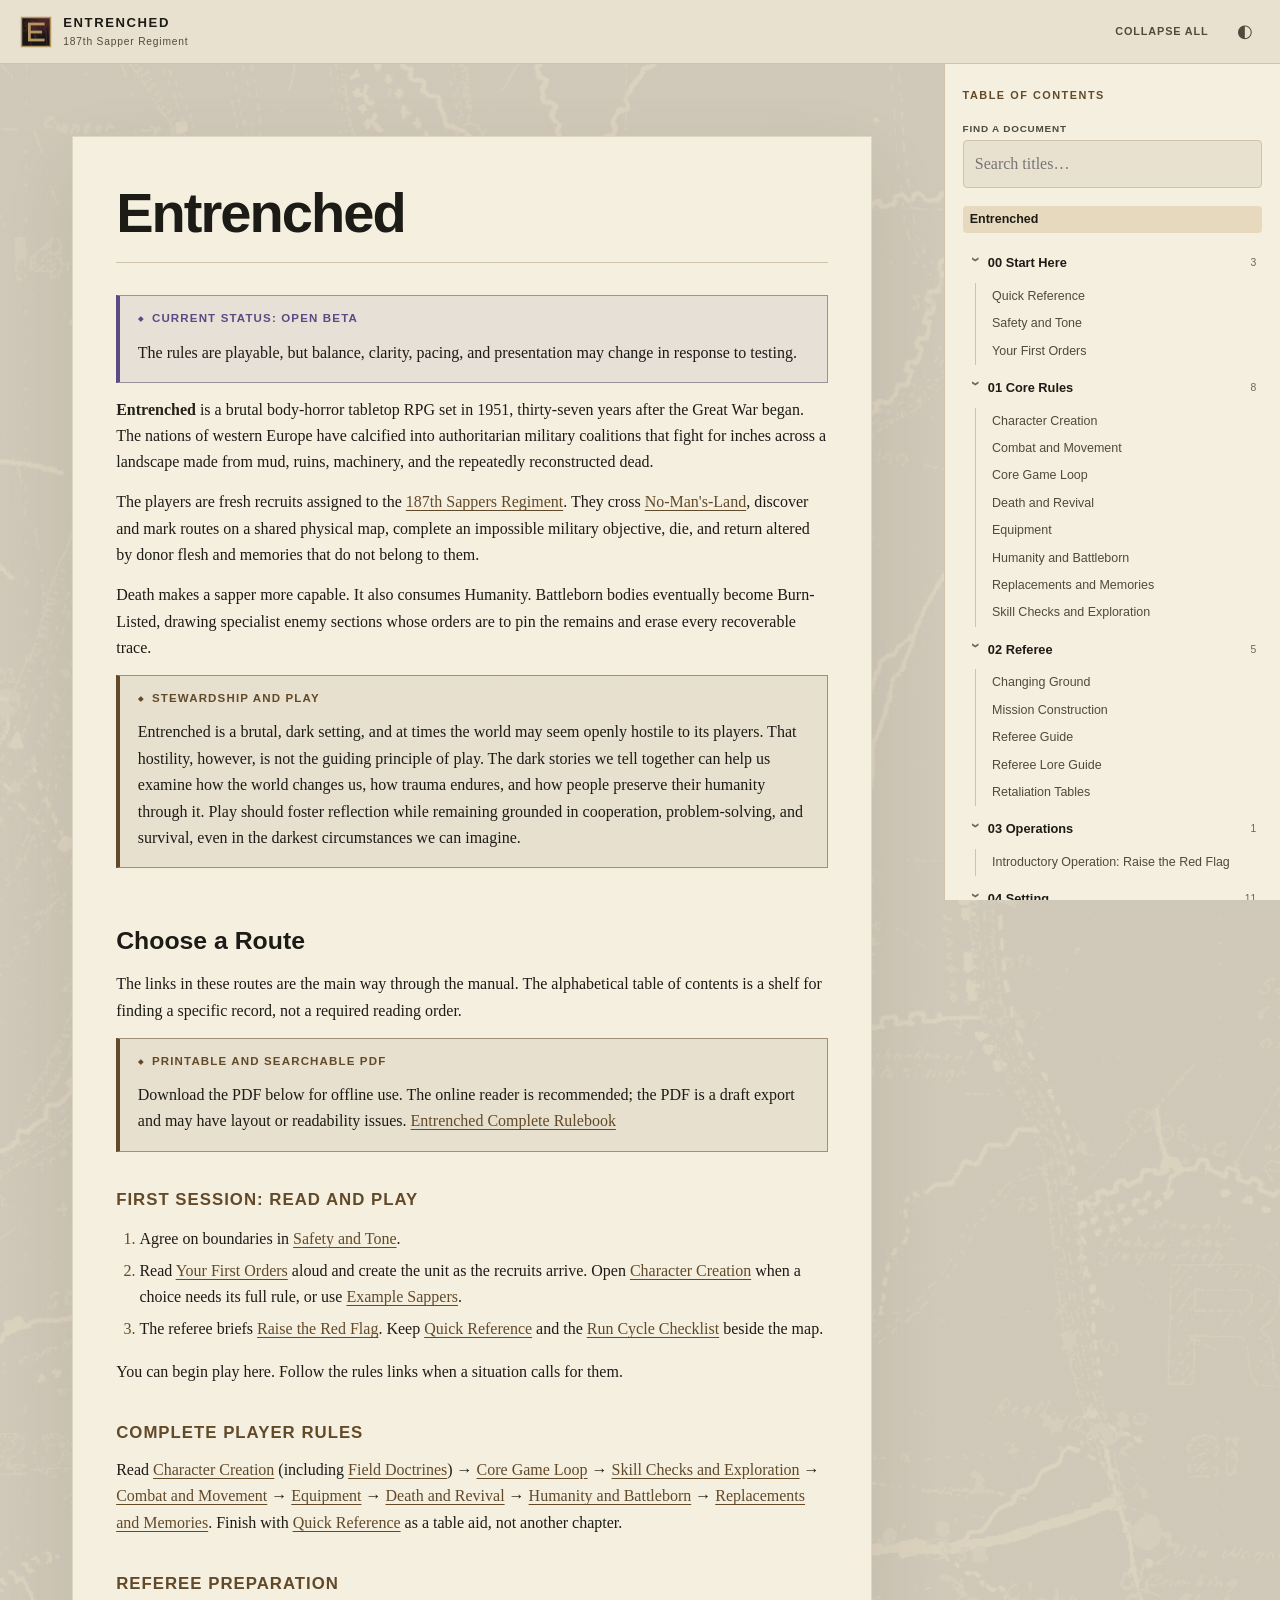
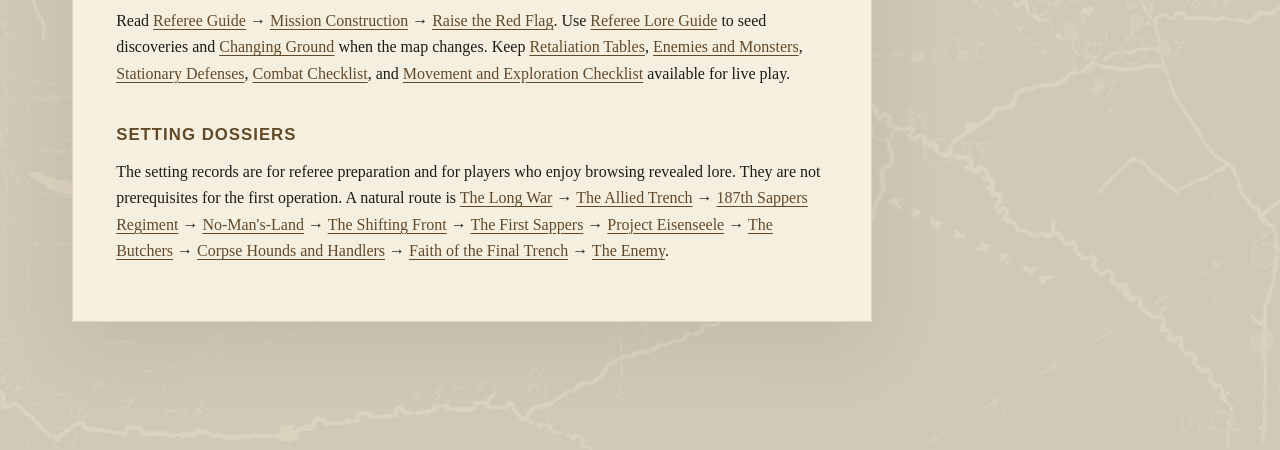
<file: index.html>
<!doctype html>
<html lang="en">
<head>
  <meta charset="utf-8">
  <meta name="viewport" content="width=device-width, initial-scale=1">
  <meta name="description" content="Entrenched — a brutal body-horror tabletop roleplaying game.">
  <meta name="theme-color" content="#171816">
  <title>Entrenched</title>
  <link rel="icon" id="site-icon" href="assets/images/entrenched-icon.svg" type="image/svg+xml">
  <link rel="stylesheet" href="assets/css/palette.css">
  <link rel="stylesheet" href="assets/css/viewer.css">
  <script src="assets/js/marked.js" defer></script>
  <script src="assets/js/app.js" defer></script>
</head>
<body>
  <header class="site-header">
    <button class="icon-button nav-toggle" id="nav-toggle" type="button" aria-label="Open table of contents" aria-controls="site-nav" aria-expanded="false">☰</button>
    <a class="brand" href="./" data-home-link>
      <img class="brand-mark" id="brand-mark" src="assets/images/entrenched-icon.svg" alt="" width="32" height="32">
      <span><strong id="site-title">Entrenched</strong><small id="site-subtitle">187th Sapper Regiment</small></span>
    </a>
    <div class="header-actions">
      <button class="text-button" id="expand-all" type="button">Collapse all</button>
      <button class="icon-button" id="theme-toggle" type="button" aria-label="Change color theme">◐</button>
    </div>
  </header>

  <div class="shell">
    <main class="reader" id="reader" tabindex="-1">
      <div class="loading" id="loading" role="status">Opening field manual…</div>
      <article class="markdown-body" id="content" hidden></article>
      <section class="error-panel" id="error" hidden>
        <p class="eyebrow" id="error-label">DOCUMENT UNRECOVERABLE</p>
        <h1 id="error-title">The requested record could not be opened.</h1>
        <p id="error-detail">Return to the field manual and try again.</p>
        <a class="return-link" href="./" data-home-link>Return to Entrenched</a>
      </section>
    </main>

    <aside class="sidebar" id="site-nav" aria-label="Table of contents">
      <div class="sidebar-head">
        <p class="eyebrow">TABLE OF CONTENTS</p>
        <button class="icon-button close-nav" id="close-nav" type="button" aria-label="Close table of contents">×</button>
      </div>
      <label class="search-label" for="nav-search">Find a document</label>
      <input class="nav-search" id="nav-search" type="search" placeholder="Search titles…" autocomplete="off">
      <nav class="tree" id="tree"></nav>
      <p class="sidebar-note" id="sidebar-note"></p>
      <div class="source-credits" id="source-credits" hidden></div>
    </aside>
  </div>
  <div class="scrim" id="scrim" hidden></div>
</body>
</html>
</file>
<file: assets/css/palette.css>
/*
  ENTRENCHED COLOR PALETTE
  Edit the values here to re-theme the reader. Layout and typography remain in
  viewer.css, so ordinary color changes do not require editing the site code.
*/
:root {
  color-scheme: dark;
  --bg: #171816;
  --surface: #20211f;
  --surface-2: #282a27;
  --ink: #e7e3d8;
  --muted: #aaa69c;
  --faint: #716e67;
  --line: #3d3f3a;
  --accent: #b59662;
  --accent-soft: #352f25;
  --danger: #b66d62;
  --success: #7f9b75;
  --important: #8d83ad;
  --warning: #bd8b52;
  --shadow-color: rgba(0, 0, 0, .30);
  --reader-shadow: rgba(0, 0, 0, .20);
  --scrim-color: rgba(0, 0, 0, .55);
  --reader-panel: rgba(23, 24, 22, .94);
  --reader-edge: rgba(181, 150, 98, .16);
  --page-background-image: url("../images/reader-background.webp");
  --page-background-wash: rgba(14, 15, 13, .78);
  --pdf-background: #ffffff;
  --print-background: #ffffff;
  --print-ink: #000000;
}

:root[data-theme="light"] {
  color-scheme: light;
  --bg: #e9e1cf;
  --surface: #f5efdf;
  --surface-2: #ebe2cf;
  --ink: #1d1b16;
  --muted: #504a3e;
  --faint: #6d6556;
  --line: #cfc3ac;
  --accent: #624a29;
  --accent-soft: #e7d9bd;
  --danger: #853e36;
  --success: #3f673e;
  --important: #594b83;
  --warning: #80511e;
  --shadow-color: rgba(54, 44, 28, .14);
  --reader-shadow: rgba(54, 44, 28, .09);
  --scrim-color: rgba(20, 18, 14, .40);
  --reader-panel: rgba(247, 241, 226, .96);
  --reader-edge: rgba(98, 74, 41, .16);
  --page-background-image: url("../images/reader-background.webp");
  --page-background-wash: rgba(233, 225, 207, .88);
  --pdf-background: #ffffff;
  --print-background: #ffffff;
  --print-ink: #000000;
}
</file>
<file: assets/css/viewer.css>
:root{--sidebar:21rem;--reading:50rem;--shadow:0 20px 60px var(--shadow-color)}
*{box-sizing:border-box}
html{scroll-behavior:smooth}
body{margin:0;background-color:var(--bg);background-image:linear-gradient(var(--page-background-wash),var(--page-background-wash)),var(--page-background-image);background-size:cover;background-position:center top;background-attachment:scroll;color:var(--ink);font-family:Georgia,"Times New Roman",serif;line-height:1.65}
button,input{font:inherit}
.site-header{position:fixed;inset:0 0 auto 0;height:4rem;display:flex;align-items:center;gap:.75rem;padding:0 1rem 0 1.25rem;background:var(--bg);border-bottom:1px solid var(--line);z-index:30}
.brand{display:flex;align-items:center;gap:.7rem;color:var(--ink);text-decoration:none;min-width:0}
.brand-mark{display:block;width:2rem;height:2rem;object-fit:contain;flex:0 0 auto}
.brand strong,.brand small{display:block;font-family:Arial,sans-serif}.brand strong{text-transform:uppercase;letter-spacing:.12em;font-size:.82rem}.brand small{color:var(--muted);font-size:.64rem;letter-spacing:.08em}
.header-actions{margin-left:auto;display:flex;align-items:center;gap:.35rem}
.icon-button,.text-button{border:1px solid transparent;background:transparent;color:var(--muted);cursor:pointer;border-radius:.25rem}
.icon-button{width:2.35rem;height:2.35rem;font:1.15rem/1 Arial,sans-serif}.text-button{padding:.45rem .7rem;font:700 .68rem/1 Arial,sans-serif;text-transform:uppercase;letter-spacing:.08em}
.icon-button:hover,.text-button:hover{color:var(--ink);background:var(--surface-2);border-color:var(--line)}
.nav-toggle,.close-nav{display:none}
.shell{min-height:100vh;padding-top:4rem;padding-right:var(--sidebar)}
.reader{min-height:calc(100vh - 4rem);padding:4.5rem clamp(1.4rem,5vw,5rem) 8rem}
.markdown-body{width:min(100%,var(--reading));margin:0 auto;padding:clamp(1.35rem,3.5vw,2.7rem);background:var(--reader-panel);border:1px solid var(--reader-edge);box-shadow:0 24px 70px var(--reader-shadow)}
.markdown-body h1,.markdown-body h2,.markdown-body h3,.markdown-body h4{font-family:Arial,sans-serif;line-height:1.18;scroll-margin-top:5.5rem;color:var(--ink)}
.markdown-body h1{font-size:clamp(2.1rem,5vw,3.5rem);letter-spacing:-.035em;margin:0 0 2rem;padding-bottom:1rem;border-bottom:1px solid var(--line)}
.markdown-body h2{font-size:1.55rem;margin:3.4rem 0 1rem;padding-top:.2rem}.markdown-body h3{font-size:1.05rem;letter-spacing:.06em;text-transform:uppercase;color:var(--accent);margin:2.4rem 0 .7rem}
.markdown-body p{margin:.85rem 0}.markdown-body strong{color:color-mix(in srgb,var(--ink) 88%,var(--accent));font-weight:700}
.markdown-body a{color:var(--accent);text-decoration-thickness:1px;text-underline-offset:.18em}.markdown-body a:hover{color:var(--ink)}
.markdown-body blockquote{margin:1.6rem 0;padding:.8rem 1.1rem;border-left:3px solid var(--accent);background:var(--accent-soft);color:var(--muted)}
.markdown-body .callout{--callout-color:var(--accent);margin:0;padding:1rem 1.1rem;border:1px solid color-mix(in srgb,var(--callout-color) 42%,var(--line));border-left:4px solid var(--callout-color);background:color-mix(in srgb,var(--callout-color) 9%,var(--surface));color:var(--ink)}
.markdown-body .callout-title{margin:0 0 .55rem;color:var(--callout-color);font:700 .72rem/1.2 Arial,sans-serif;letter-spacing:.1em;text-transform:uppercase}.markdown-body .callout-title::before{content:"◆";margin-right:.5rem;font-size:.65em;vertical-align:.12em}.markdown-body .callout>:last-child{margin-bottom:0}.markdown-body .callout-note{--callout-color:var(--accent)}.markdown-body .callout-tip{--callout-color:var(--success)}.markdown-body .callout-important{--callout-color:var(--important)}.markdown-body .callout-warning{--callout-color:var(--warning)}.markdown-body .callout-caution{--callout-color:var(--danger)}
.markdown-body code{padding:.12em .33em;border:1px solid var(--line);background:var(--surface-2);border-radius:.2rem;font: .88em Consolas,monospace}
.markdown-body pre{overflow:auto;padding:1rem;background:var(--surface-2);border:1px solid var(--line)}.markdown-body pre code{padding:0;border:0;background:none}
.markdown-body table{width:100%;border-collapse:collapse;margin:1.5rem 0;font-size:.91rem}.markdown-body th,.markdown-body td{padding:.62rem .7rem;border:1px solid var(--line);vertical-align:top}.markdown-body th{text-align:left;background:var(--surface-2);font:700 .75rem/1.25 Arial,sans-serif;text-transform:uppercase;letter-spacing:.05em}.markdown-body tr:nth-child(even) td{background:color-mix(in srgb,var(--surface) 55%,transparent)}
.markdown-body hr{border:0;border-top:1px solid var(--line);margin:3rem 0}.markdown-body img{display:block;width:auto;max-width:100%;height:auto;margin:1rem auto;cursor:zoom-in}.markdown-body img:focus-visible{outline:2px solid var(--accent);outline-offset:3px}
.preview-open{overflow:hidden}.image-preview{position:fixed;inset:0;z-index:1000;display:grid;place-items:center;overflow:auto;padding:clamp(.6rem,3vw,2rem);background:rgba(0,0,0,.92);cursor:zoom-out}.image-preview img{display:block;width:auto;max-width:none;height:auto;max-height:none;margin:auto;cursor:zoom-out;box-shadow:0 20px 70px #000}.image-preview:focus{outline:0}
.markdown-body ul,.markdown-body ol{padding-left:1.45rem}.markdown-body li{margin:.35rem 0}.markdown-body li::marker{color:var(--accent)}
.sidebar{position:fixed;top:4rem;right:0;bottom:0;width:var(--sidebar);padding:1.6rem 1.1rem 2rem;background:var(--surface);border-left:1px solid var(--line);overflow-y:auto;z-index:25}
.sidebar-head{display:flex;align-items:center;justify-content:space-between}.eyebrow{margin:0 0 .75rem;color:var(--accent);font:700 .68rem/1 Arial,sans-serif;letter-spacing:.14em;text-transform:uppercase}
.search-label{display:block;color:var(--muted);font:700 .62rem/1 Arial,sans-serif;letter-spacing:.08em;text-transform:uppercase;margin:.75rem 0 .35rem}.nav-search{width:100%;padding:.62rem .7rem;border:1px solid var(--line);border-radius:.25rem;background:var(--bg);color:var(--ink);outline:none}.nav-search:focus{border-color:var(--accent);box-shadow:0 0 0 2px var(--accent-soft)}
.tree{margin-top:1.1rem;font-family:Arial,sans-serif}.tree details{margin:.15rem 0}.tree summary{display:flex;align-items:center;gap:.4rem;padding:.43rem .38rem;color:var(--ink);cursor:pointer;border-radius:.25rem;font-size:.8rem;font-weight:700;list-style:none}.tree summary::-webkit-details-marker{display:none}.tree summary::before{content:"›";width:.8rem;color:var(--faint);font-size:1rem;transition:transform .12s}.tree details[open]>summary::before{transform:rotate(90deg)}
.tree-count{margin-left:auto;color:var(--faint);font-size:.65rem;font-weight:400}.tree-files{margin-left:.78rem;padding-left:.55rem;border-left:1px solid var(--line)}
.tree-link{display:flex;align-items:center;gap:.45rem;padding:.37rem .45rem;color:var(--muted);text-decoration:none;border-radius:.25rem;font-size:.78rem;line-height:1.25}.tree-link:hover{background:var(--surface-2);color:var(--ink)}.tree-link.active{background:var(--accent-soft);color:var(--accent);font-weight:700}.tree-link.home{margin-bottom:.6rem;color:var(--ink);font-weight:700}.tree-link[hidden],.tree details[hidden]{display:none}.file-badge{margin-left:auto;padding:.12rem .28rem;border:1px solid var(--line);border-radius:.15rem;color:var(--accent);font-size:.52rem;letter-spacing:.06em}
.pdf-viewer{width:min(100%,62rem);margin:0 auto}.pdf-heading{display:flex;align-items:flex-end;justify-content:space-between;gap:1rem;margin-bottom:1.2rem}.pdf-heading h1{margin:0;padding:0;border:0;font-size:clamp(1.8rem,4vw,2.8rem)}.pdf-actions{display:flex;gap:.5rem;flex:0 0 auto}.pdf-button{display:inline-flex;padding:.55rem .75rem;border:1px solid var(--accent);border-radius:.2rem;background:var(--accent);color:var(--bg)!important;font:700 .68rem/1 Arial,sans-serif;text-decoration:none!important;text-transform:uppercase;letter-spacing:.06em}.pdf-button.secondary{background:transparent;color:var(--accent)!important}.pdf-viewer object{display:block;width:100%;height:calc(100vh - 12rem);min-height:42rem;border:1px solid var(--line);background:var(--pdf-background)}
.sidebar-note{margin:2rem .35rem 0;padding-top:1rem;border-top:1px solid var(--line);color:var(--faint);font-size:.72rem;font-style:italic}
.source-credits{margin:1rem .35rem 0}.source-credit{margin:.45rem 0 0;color:var(--faint);font:400 .6rem/1.5 Arial,sans-serif}.source-credit:first-child{margin-top:0}.source-credit a{color:var(--muted);text-underline-offset:.12em}.source-credit a:hover{color:var(--accent)}
.loading,.error-panel{width:min(100%,var(--reading));margin:8rem auto;color:var(--muted)}.loading{font-style:italic}.error-panel h1{font:700 2rem/1.2 Arial,sans-serif}.return-link{color:var(--accent)}
.scrim{position:fixed;inset:4rem 0 0;background:var(--scrim-color);z-index:20}
@media(max-width:900px){.nav-toggle,.close-nav{display:block}.header-actions .text-button{display:none}.shell{padding-right:0}.sidebar{transform:translateX(105%);box-shadow:var(--shadow);transition:transform .18s ease}.sidebar.open{transform:none}.reader{padding-top:3rem}.scrim:not([hidden]){display:block}}
@media(max-width:560px){.site-header{padding-inline:.55rem}.brand small{display:none}.reader{padding:1.2rem .55rem 4rem}.markdown-body{padding:1.2rem}.markdown-body h1{font-size:2.15rem}.markdown-body table{display:block;overflow-x:auto}.sidebar{width:min(88vw,22rem)}.pdf-heading{align-items:flex-start;flex-direction:column}.pdf-viewer object{height:70vh;min-height:32rem}}
@page{size:letter;margin:.55in}
@media print{
  html,body{width:auto;min-height:0;margin:0;background:#fff!important;background-image:none!important;color:#000!important}
  body{font:10pt/1.32 Georgia,serif}
  .site-header,.sidebar,.scrim,.loading,.error-panel,.image-preview{display:none!important}
  .shell,.reader{display:block;width:auto;min-height:0;margin:0;padding:0!important}
  .markdown-body{width:100%;max-width:none;margin:0;padding:0!important;border:0;box-shadow:none;backdrop-filter:none;background:#fff!important;color:#000!important}
  .markdown-body h1,.markdown-body h2,.markdown-body h3,.markdown-body h4{color:#000!important;break-after:avoid-page;page-break-after:avoid}
  .markdown-body h1{font-size:19pt;margin:0 0 9pt;padding:0 0 5pt;border-bottom:1pt solid #333}
  .markdown-body h2{font-size:12pt;margin:13pt 0 5pt;padding:0}
  .markdown-body h3{font-size:10pt;letter-spacing:0;margin:8pt 0 3pt}
  .markdown-body p{margin:5pt 0;orphans:3;widows:3}
  .markdown-body ul,.markdown-body ol{margin:4pt 0;padding-left:19pt}
  .markdown-body li{margin:2pt 0;break-inside:avoid-page;page-break-inside:avoid}
  .markdown-body li::marker,.markdown-body strong{color:#000!important}
  .markdown-body a{color:#000!important;text-decoration:none}
  .markdown-body blockquote,.markdown-body .callout{margin:7pt 0;padding:5pt 7pt;border:1pt solid #777;border-left:2pt solid #333;background:#fff!important;color:#000!important;break-inside:avoid-page}
  .markdown-body .callout-title{color:#000!important;margin:0 0 3pt}
  .markdown-body table{width:100%;display:table;margin:7pt 0;font-size:9pt;break-inside:auto}
  .markdown-body thead{display:table-header-group}
  .markdown-body tr{break-inside:avoid-page;page-break-inside:avoid}
  .markdown-body th,.markdown-body td{padding:3pt 5pt;border:1pt solid #777;background:#fff!important;color:#000!important}
  .markdown-body hr{margin:11pt 0;border-top:1pt solid #777}
  .markdown-body img{max-width:100%;max-height:8in;object-fit:contain;break-inside:avoid-page}
  .markdown-body pre{white-space:pre-wrap;overflow-wrap:anywhere}
  .print-checklist{font-size:9.5pt;line-height:1.23}
  .print-checklist h1{font-size:17pt;margin-bottom:6pt}
  .print-checklist h2{font-size:11pt;margin:8pt 0 3pt}
  .print-checklist h3{font-size:9.5pt;margin:5pt 0 2pt}
  .print-checklist p{margin:3pt 0}
  .print-checklist ul,.print-checklist ol{margin:3pt 0}
  .print-checklist li{margin:1pt 0}
  .print-reference{font-size:9pt;line-height:1.23}
  .print-reference h1{font-size:17pt;margin-bottom:5pt}
  .print-reference h2{font-size:10.5pt;margin:7pt 0 3pt}
  .print-reference p,.print-reference li{margin:2pt 0}
  .print-reference table{font-size:8.5pt;margin:5pt 0}
  .print-examples{font-size:9.5pt}
  .print-examples h2:not(:first-of-type):not(:last-of-type){break-before:page;page-break-before:always}
  .print-examples table{margin:5pt 0}
}
</file>
